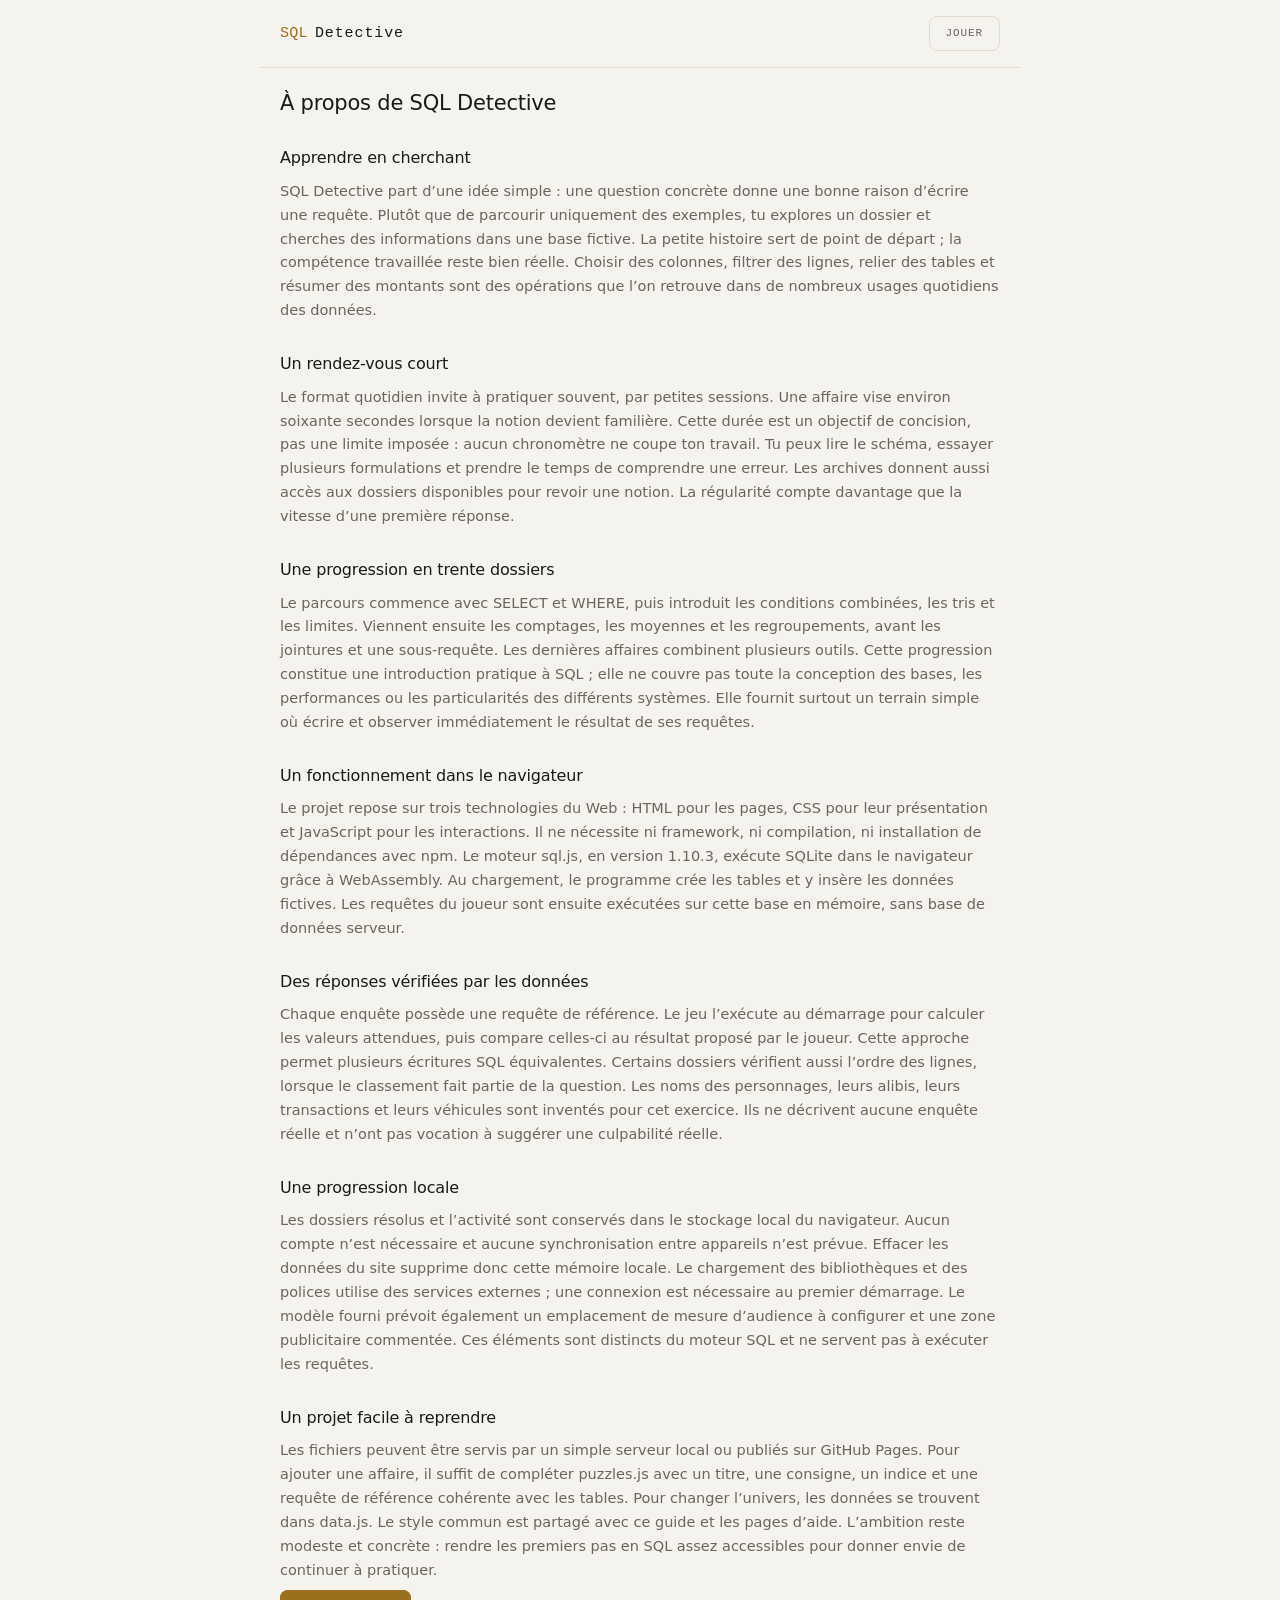
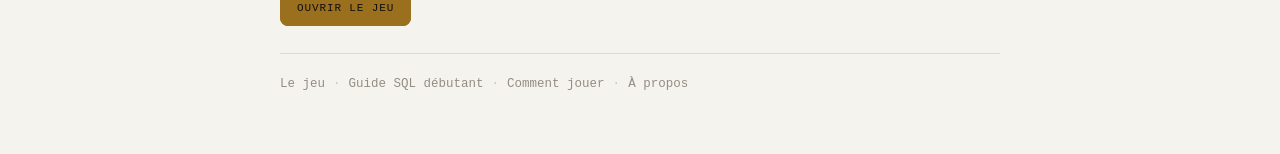
<file: a-propos.html>
<!DOCTYPE html>
<html lang="fr">
<head>
<meta charset="utf-8">
<meta name="viewport" content="width=device-width,initial-scale=1">
<title>À propos de SQL Detective — SQL Detective</title>
<meta name="description" content="À propos de SQL Detective : comprendre et pratiquer SQL avec les enquêtes de SQL Detective.">
<link rel="stylesheet" href="style.css">
</head>
<body>
<header class="topbar"><a class="brand" href="index.html"><span class="mark">SQL</span><span class="brandname">Detective</span></a><a class="btn ghost" href="index.html">Jouer</a></header>
<main class="wrap"><article class="content"><h1 class="case-title">À propos de SQL Detective</h1>
<h2>Apprendre en cherchant</h2>
<p>SQL Detective part d’une idée simple : une question concrète donne une bonne raison d’écrire une requête. Plutôt que de parcourir uniquement des exemples, tu explores un dossier et cherches des informations dans une base fictive. La petite histoire sert de point de départ ; la compétence travaillée reste bien réelle. Choisir des colonnes, filtrer des lignes, relier des tables et résumer des montants sont des opérations que l’on retrouve dans de nombreux usages quotidiens des données.</p>
<h2>Un rendez-vous court</h2>
<p>Le format quotidien invite à pratiquer souvent, par petites sessions. Une affaire vise environ soixante secondes lorsque la notion devient familière. Cette durée est un objectif de concision, pas une limite imposée : aucun chronomètre ne coupe ton travail. Tu peux lire le schéma, essayer plusieurs formulations et prendre le temps de comprendre une erreur. Les archives donnent aussi accès aux dossiers disponibles pour revoir une notion. La régularité compte davantage que la vitesse d’une première réponse.</p>
<h2>Une progression en trente dossiers</h2>
<p>Le parcours commence avec SELECT et WHERE, puis introduit les conditions combinées, les tris et les limites. Viennent ensuite les comptages, les moyennes et les regroupements, avant les jointures et une sous-requête. Les dernières affaires combinent plusieurs outils. Cette progression constitue une introduction pratique à SQL ; elle ne couvre pas toute la conception des bases, les performances ou les particularités des différents systèmes. Elle fournit surtout un terrain simple où écrire et observer immédiatement le résultat de ses requêtes.</p>
<h2>Un fonctionnement dans le navigateur</h2>
<p>Le projet repose sur trois technologies du Web : HTML pour les pages, CSS pour leur présentation et JavaScript pour les interactions. Il ne nécessite ni framework, ni compilation, ni installation de dépendances avec npm. Le moteur sql.js, en version 1.10.3, exécute SQLite dans le navigateur grâce à WebAssembly. Au chargement, le programme crée les tables et y insère les données fictives. Les requêtes du joueur sont ensuite exécutées sur cette base en mémoire, sans base de données serveur.</p>
<h2>Des réponses vérifiées par les données</h2>
<p>Chaque enquête possède une requête de référence. Le jeu l’exécute au démarrage pour calculer les valeurs attendues, puis compare celles-ci au résultat proposé par le joueur. Cette approche permet plusieurs écritures SQL équivalentes. Certains dossiers vérifient aussi l’ordre des lignes, lorsque le classement fait partie de la question. Les noms des personnages, leurs alibis, leurs transactions et leurs véhicules sont inventés pour cet exercice. Ils ne décrivent aucune enquête réelle et n’ont pas vocation à suggérer une culpabilité réelle.</p>
<h2>Une progression locale</h2>
<p>Les dossiers résolus et l’activité sont conservés dans le stockage local du navigateur. Aucun compte n’est nécessaire et aucune synchronisation entre appareils n’est prévue. Effacer les données du site supprime donc cette mémoire locale. Le chargement des bibliothèques et des polices utilise des services externes ; une connexion est nécessaire au premier démarrage. Le modèle fourni prévoit également un emplacement de mesure d’audience à configurer et une zone publicitaire commentée. Ces éléments sont distincts du moteur SQL et ne servent pas à exécuter les requêtes.</p>
<h2>Un projet facile à reprendre</h2>
<p>Les fichiers peuvent être servis par un simple serveur local ou publiés sur GitHub Pages. Pour ajouter une affaire, il suffit de compléter puzzles.js avec un titre, une consigne, un indice et une requête de référence cohérente avec les tables. Pour changer l’univers, les données se trouvent dans data.js. Le style commun est partagé avec ce guide et les pages d’aide. L’ambition reste modeste et concrète : rendre les premiers pas en SQL assez accessibles pour donner envie de continuer à pratiquer.</p>
<p><a class="btn" href="index.html">Ouvrir le jeu</a></p></article>
<footer class="foot"><a href="index.html">Le jeu</a><span class="sep">·</span><a href="guide-debutant-sql.html">Guide SQL débutant</a><span class="sep">·</span><a href="comment-jouer.html">Comment jouer</a><span class="sep">·</span><a href="a-propos.html">À propos</a></footer></main>
</body>
</html>
</file>
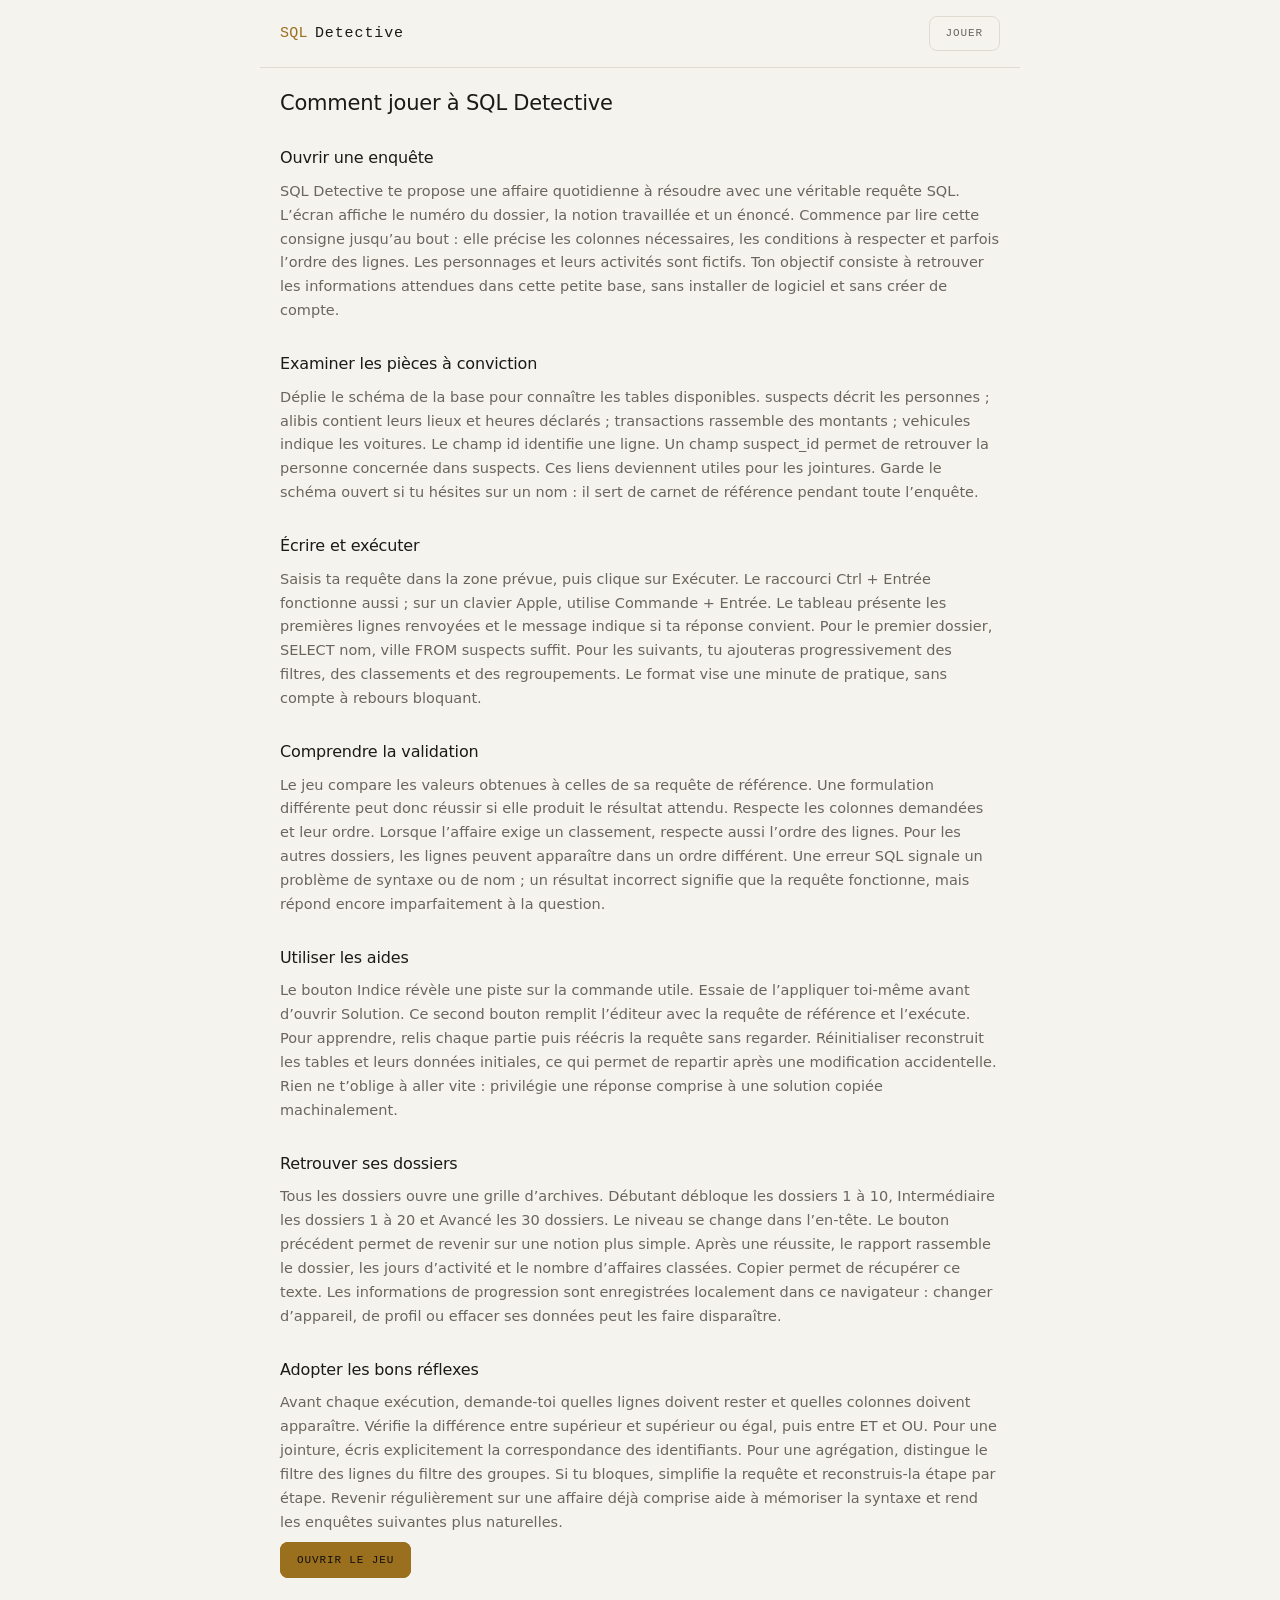
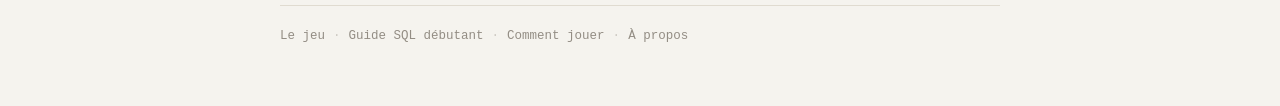
<file: comment-jouer.html>
<!DOCTYPE html>
<html lang="fr">
<head>
<meta charset="utf-8">
<meta name="viewport" content="width=device-width,initial-scale=1">
<title>Comment jouer à SQL Detective — SQL Detective</title>
<meta name="description" content="Comment jouer à SQL Detective : comprendre et pratiquer SQL avec les enquêtes de SQL Detective.">
<link rel="stylesheet" href="style.css">
</head>
<body>
<header class="topbar"><a class="brand" href="index.html"><span class="mark">SQL</span><span class="brandname">Detective</span></a><a class="btn ghost" href="index.html">Jouer</a></header>
<main class="wrap"><article class="content"><h1 class="case-title">Comment jouer à SQL Detective</h1>
<h2>Ouvrir une enquête</h2>
<p>SQL Detective te propose une affaire quotidienne à résoudre avec une véritable requête SQL. L’écran affiche le numéro du dossier, la notion travaillée et un énoncé. Commence par lire cette consigne jusqu’au bout : elle précise les colonnes nécessaires, les conditions à respecter et parfois l’ordre des lignes. Les personnages et leurs activités sont fictifs. Ton objectif consiste à retrouver les informations attendues dans cette petite base, sans installer de logiciel et sans créer de compte.</p>
<h2>Examiner les pièces à conviction</h2>
<p>Déplie le schéma de la base pour connaître les tables disponibles. suspects décrit les personnes ; alibis contient leurs lieux et heures déclarés ; transactions rassemble des montants ; vehicules indique les voitures. Le champ id identifie une ligne. Un champ suspect_id permet de retrouver la personne concernée dans suspects. Ces liens deviennent utiles pour les jointures. Garde le schéma ouvert si tu hésites sur un nom : il sert de carnet de référence pendant toute l’enquête.</p>
<h2>Écrire et exécuter</h2>
<p>Saisis ta requête dans la zone prévue, puis clique sur Exécuter. Le raccourci Ctrl + Entrée fonctionne aussi ; sur un clavier Apple, utilise Commande + Entrée. Le tableau présente les premières lignes renvoyées et le message indique si ta réponse convient. Pour le premier dossier, SELECT nom, ville FROM suspects suffit. Pour les suivants, tu ajouteras progressivement des filtres, des classements et des regroupements. Le format vise une minute de pratique, sans compte à rebours bloquant.</p>
<h2>Comprendre la validation</h2>
<p>Le jeu compare les valeurs obtenues à celles de sa requête de référence. Une formulation différente peut donc réussir si elle produit le résultat attendu. Respecte les colonnes demandées et leur ordre. Lorsque l’affaire exige un classement, respecte aussi l’ordre des lignes. Pour les autres dossiers, les lignes peuvent apparaître dans un ordre différent. Une erreur SQL signale un problème de syntaxe ou de nom ; un résultat incorrect signifie que la requête fonctionne, mais répond encore imparfaitement à la question.</p>
<h2>Utiliser les aides</h2>
<p>Le bouton Indice révèle une piste sur la commande utile. Essaie de l’appliquer toi-même avant d’ouvrir Solution. Ce second bouton remplit l’éditeur avec la requête de référence et l’exécute. Pour apprendre, relis chaque partie puis réécris la requête sans regarder. Réinitialiser reconstruit les tables et leurs données initiales, ce qui permet de repartir après une modification accidentelle. Rien ne t’oblige à aller vite : privilégie une réponse comprise à une solution copiée machinalement.</p>
<h2>Retrouver ses dossiers</h2>
<p>Tous les dossiers ouvre une grille d’archives. Débutant débloque les dossiers 1 à 10, Intermédiaire les dossiers 1 à 20 et Avancé les 30 dossiers. Le niveau se change dans l’en-tête. Le bouton précédent permet de revenir sur une notion plus simple. Après une réussite, le rapport rassemble le dossier, les jours d’activité et le nombre d’affaires classées. Copier permet de récupérer ce texte. Les informations de progression sont enregistrées localement dans ce navigateur : changer d’appareil, de profil ou effacer ses données peut les faire disparaître.</p>
<h2>Adopter les bons réflexes</h2>
<p>Avant chaque exécution, demande-toi quelles lignes doivent rester et quelles colonnes doivent apparaître. Vérifie la différence entre supérieur et supérieur ou égal, puis entre ET et OU. Pour une jointure, écris explicitement la correspondance des identifiants. Pour une agrégation, distingue le filtre des lignes du filtre des groupes. Si tu bloques, simplifie la requête et reconstruis-la étape par étape. Revenir régulièrement sur une affaire déjà comprise aide à mémoriser la syntaxe et rend les enquêtes suivantes plus naturelles.</p>
<p><a class="btn" href="index.html">Ouvrir le jeu</a></p></article>
<footer class="foot"><a href="index.html">Le jeu</a><span class="sep">·</span><a href="guide-debutant-sql.html">Guide SQL débutant</a><span class="sep">·</span><a href="comment-jouer.html">Comment jouer</a><span class="sep">·</span><a href="a-propos.html">À propos</a></footer></main>
</body>
</html>
</file>
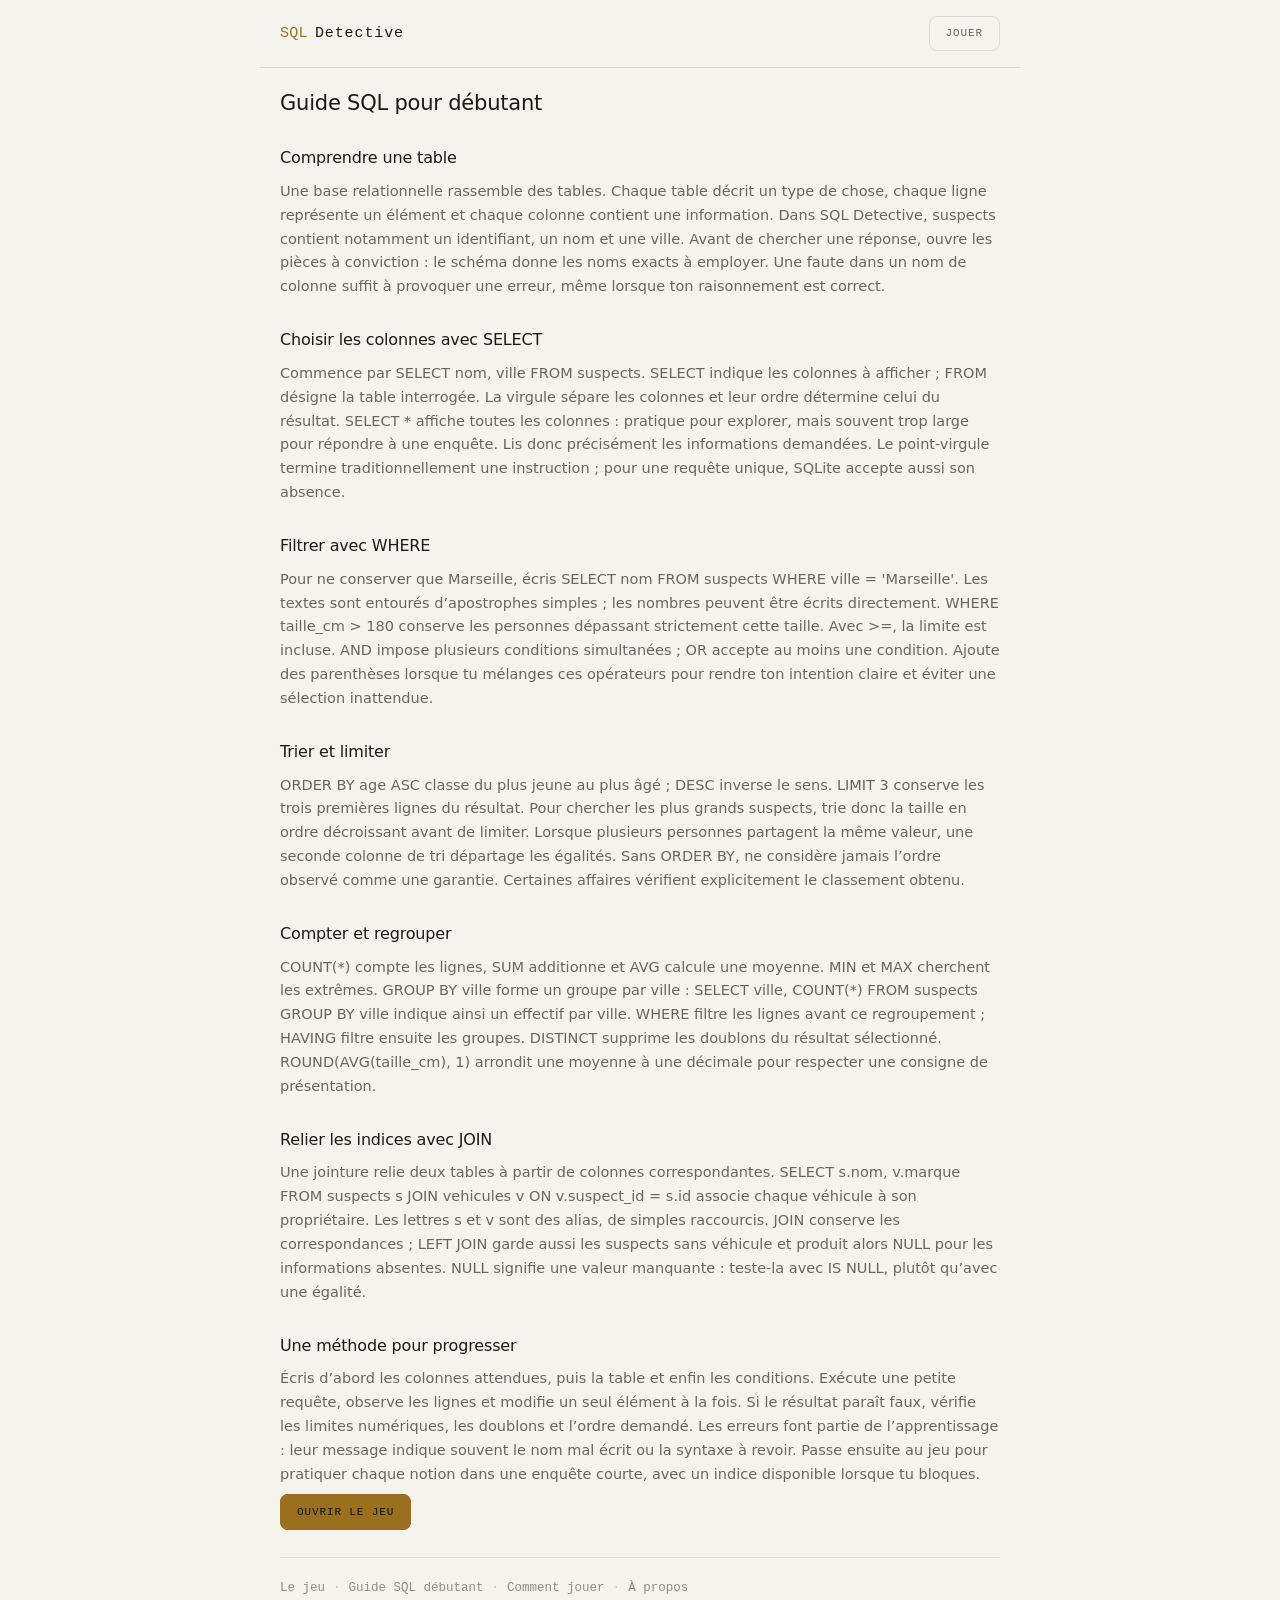
<file: guide-debutant-sql.html>
<!DOCTYPE html>
<html lang="fr">
<head>
<meta charset="utf-8">
<meta name="viewport" content="width=device-width,initial-scale=1">
<title>Guide SQL pour débutant — SQL Detective</title>
<meta name="description" content="Guide SQL pour débutant : comprendre et pratiquer SQL avec les enquêtes de SQL Detective.">
<link rel="stylesheet" href="style.css">
</head>
<body>
<header class="topbar"><a class="brand" href="index.html"><span class="mark">SQL</span><span class="brandname">Detective</span></a><a class="btn ghost" href="index.html">Jouer</a></header>
<main class="wrap"><article class="content"><h1 class="case-title">Guide SQL pour débutant</h1>
<h2>Comprendre une table</h2>
<p>Une base relationnelle rassemble des tables. Chaque table décrit un type de chose, chaque ligne représente un élément et chaque colonne contient une information. Dans SQL Detective, suspects contient notamment un identifiant, un nom et une ville. Avant de chercher une réponse, ouvre les pièces à conviction : le schéma donne les noms exacts à employer. Une faute dans un nom de colonne suffit à provoquer une erreur, même lorsque ton raisonnement est correct.</p>
<h2>Choisir les colonnes avec SELECT</h2>
<p>Commence par SELECT nom, ville FROM suspects. SELECT indique les colonnes à afficher ; FROM désigne la table interrogée. La virgule sépare les colonnes et leur ordre détermine celui du résultat. SELECT * affiche toutes les colonnes : pratique pour explorer, mais souvent trop large pour répondre à une enquête. Lis donc précisément les informations demandées. Le point-virgule termine traditionnellement une instruction ; pour une requête unique, SQLite accepte aussi son absence.</p>
<h2>Filtrer avec WHERE</h2>
<p>Pour ne conserver que Marseille, écris SELECT nom FROM suspects WHERE ville = 'Marseille'. Les textes sont entourés d’apostrophes simples ; les nombres peuvent être écrits directement. WHERE taille_cm > 180 conserve les personnes dépassant strictement cette taille. Avec >=, la limite est incluse. AND impose plusieurs conditions simultanées ; OR accepte au moins une condition. Ajoute des parenthèses lorsque tu mélanges ces opérateurs pour rendre ton intention claire et éviter une sélection inattendue.</p>
<h2>Trier et limiter</h2>
<p>ORDER BY age ASC classe du plus jeune au plus âgé ; DESC inverse le sens. LIMIT 3 conserve les trois premières lignes du résultat. Pour chercher les plus grands suspects, trie donc la taille en ordre décroissant avant de limiter. Lorsque plusieurs personnes partagent la même valeur, une seconde colonne de tri départage les égalités. Sans ORDER BY, ne considère jamais l’ordre observé comme une garantie. Certaines affaires vérifient explicitement le classement obtenu.</p>
<h2>Compter et regrouper</h2>
<p>COUNT(*) compte les lignes, SUM additionne et AVG calcule une moyenne. MIN et MAX cherchent les extrêmes. GROUP BY ville forme un groupe par ville : SELECT ville, COUNT(*) FROM suspects GROUP BY ville indique ainsi un effectif par ville. WHERE filtre les lignes avant ce regroupement ; HAVING filtre ensuite les groupes. DISTINCT supprime les doublons du résultat sélectionné. ROUND(AVG(taille_cm), 1) arrondit une moyenne à une décimale pour respecter une consigne de présentation.</p>
<h2>Relier les indices avec JOIN</h2>
<p>Une jointure relie deux tables à partir de colonnes correspondantes. SELECT s.nom, v.marque FROM suspects s JOIN vehicules v ON v.suspect_id = s.id associe chaque véhicule à son propriétaire. Les lettres s et v sont des alias, de simples raccourcis. JOIN conserve les correspondances ; LEFT JOIN garde aussi les suspects sans véhicule et produit alors NULL pour les informations absentes. NULL signifie une valeur manquante : teste-la avec IS NULL, plutôt qu’avec une égalité.</p>
<h2>Une méthode pour progresser</h2>
<p>Écris d’abord les colonnes attendues, puis la table et enfin les conditions. Exécute une petite requête, observe les lignes et modifie un seul élément à la fois. Si le résultat paraît faux, vérifie les limites numériques, les doublons et l’ordre demandé. Les erreurs font partie de l’apprentissage : leur message indique souvent le nom mal écrit ou la syntaxe à revoir. Passe ensuite au jeu pour pratiquer chaque notion dans une enquête courte, avec un indice disponible lorsque tu bloques.</p>
<p><a class="btn" href="index.html">Ouvrir le jeu</a></p></article>
<footer class="foot"><a href="index.html">Le jeu</a><span class="sep">·</span><a href="guide-debutant-sql.html">Guide SQL débutant</a><span class="sep">·</span><a href="comment-jouer.html">Comment jouer</a><span class="sep">·</span><a href="a-propos.html">À propos</a></footer></main>
</body>
</html>
</file>
<file: style.css>
:root{
  --bg:#0d0f12; --surface:#14171c; --surface2:#1a1e24;
  --line:#252b33; --line-soft:#1b2027;
  --fg:#e9e6df; --fg-dim:#98a0aa; --fg-faint:#666d78;
  --accent:#d9a441; --ok:#5fa876; --ko:#c9705f;
  --sans:'Inter',system-ui,-apple-system,sans-serif;
  --mono:'JetBrains Mono',ui-monospace,Menlo,Consolas,monospace;
}
@media (prefers-color-scheme: light){
  :root{
    --bg:#f5f3ee; --surface:#fffdf8; --surface2:#f0ede6;
    --line:#e0dbd0; --line-soft:#eae5db;
    --fg:#1a1a17; --fg-dim:#6a655e; --fg-faint:#938d84;
    --accent:#9a6f1e; --ok:#3f7d52; --ko:#b04f3f;
  }
}
*{box-sizing:border-box}
dialog{color:var(--fg);background:var(--surface);border:1px solid var(--line);border-radius:14px;padding:24px;max-width:540px;width:calc(100% - 32px)}
dialog::backdrop{background:rgba(0,0,0,.7)}
.welcome[open]{display:grid;place-items:center;position:fixed;inset:0;width:100%;max-width:none;height:100%;max-height:100%;margin:0;border:0;border-radius:0;background:var(--bg);overflow:auto}
.welcome-card{width:100%;max-width:480px;margin:auto;padding:12px 0}
.welcome h1{font-size:28px;line-height:1.25;margin:20px 0 12px}
dialog p{color:var(--fg-dim);font-size:14px}
dialog label,dialog legend{font-size:14px}
dialog input[type=text],dialog input:not([type]),dialog select{display:block;width:100%;margin:8px 0 16px;padding:11px;border:1px solid var(--line);border-radius:8px;background:var(--surface2);color:var(--fg);font:inherit}
dialog select{font-size:14px}
.avatar{display:inline-grid;place-items:center;position:relative;flex-shrink:0;width:36px;height:36px;border-radius:50%;overflow:hidden;background:var(--surface2);color:var(--accent);font:500 13px var(--mono);border:1px solid var(--line)}
.avatar img{position:absolute;inset:0;width:100%;height:100%;object-fit:cover;background:var(--surface2)}
.avatar-large{width:88px;height:88px;font-size:28px}
.avatar-picker{display:flex;align-items:center;gap:22px;margin:18px 0}
.avatar-picker>div{flex:1;min-width:0}
.avatar-picker .btn{display:inline-block;margin:4px 0;line-height:1.5;font-size:10px}
#avatarStatus,.avatar-status{font-size:12px;color:var(--fg-dim)}
#avatarStatus:empty,.avatar-status:empty{display:none}
.avatar-status{max-width:760px;margin:8px auto;padding:0 20px}
button.avatar{padding:0;cursor:pointer}
.level-options{padding:0;border:0;margin:24px 0 16px}
.level-options legend{margin-bottom:10px;color:var(--fg-dim)}
.level-options label{display:flex;align-items:center;gap:12px;padding:12px;border:1px solid var(--line);border-radius:9px;margin-bottom:8px;cursor:pointer}
.level-options label:has(input:checked){border-color:var(--accent);background:var(--surface2)}
.level-options input{accent-color:var(--accent);flex-shrink:0}
.level-options b{display:block;font-weight:500}
.level-options small{display:block;color:var(--fg-dim);font-size:12px;line-height:1.5;margin-top:3px}
.identity{display:flex;align-items:center;gap:18px;flex-wrap:wrap}
.player{display:flex;align-items:center;gap:8px;min-width:0}
.player{flex-wrap:wrap}
.photo-button{font-size:9px;padding:8px;letter-spacing:.02em}
#playerName{max-width:160px;overflow-wrap:anywhere;font-size:12px}
.topbar{flex-wrap:wrap}
.topbar .meta{align-items:center;flex-wrap:wrap}
.level-button{font-size:9px;padding:9px;letter-spacing:.02em}
:focus-visible{outline:2px solid var(--accent);outline-offset:3px}
html{-webkit-text-size-adjust:100%}
body{margin:0;background:var(--bg);color:var(--fg);font:400 15px/1.65 var(--sans);-webkit-font-smoothing:antialiased}
a{color:inherit;text-decoration:none}
.lbl{font:500 10px/1 var(--mono);letter-spacing:.14em;text-transform:uppercase;color:var(--fg-faint)}

.topbar{display:flex;align-items:center;justify-content:space-between;gap:16px;padding:16px 20px;border-bottom:1px solid var(--line);max-width:760px;margin:0 auto}
.brand{display:flex;align-items:baseline;gap:7px;font:500 15px/1 var(--mono);letter-spacing:.02em}
.mark{color:var(--accent)}
.brandname{letter-spacing:.06em}
.meta{display:flex;gap:22px}
.meta-item{display:flex;flex-direction:column;gap:5px;align-items:flex-end}
.meta-item .val{font:500 13px/1 var(--mono);color:var(--fg)}

.wrap{max-width:760px;margin:0 auto;padding:22px 20px 60px}
section{margin-bottom:22px}

.case{position:relative;background:var(--surface);border:1px solid var(--line);border-radius:14px;padding:22px}
.stamp{position:absolute;top:16px;right:16px;transform:rotate(5deg);border:1.5px solid var(--accent);color:var(--accent);opacity:.7;font:500 9px/1 var(--mono);letter-spacing:.18em;text-transform:uppercase;padding:4px 7px;border-radius:3px}
.case-head{display:flex;align-items:center;gap:10px;margin-bottom:14px}
.tag{font:500 10px/1 var(--mono);letter-spacing:.14em;text-transform:uppercase;color:var(--accent);border:1px solid var(--accent);border-radius:20px;padding:4px 9px;opacity:.85}
.case-id{font:400 11px/1 var(--mono);color:var(--fg-faint)}
.case-title{margin:0 0 10px;font:500 21px/1.3 var(--sans);letter-spacing:-.01em}
.case-brief{margin:0;color:var(--fg-dim);font-size:14.5px}
.case-brief b{color:var(--fg);font-weight:500}

.evidence{margin-top:18px;border-top:1px dashed var(--line);padding-top:14px}
.evidence summary{cursor:pointer;font:500 10px/1 var(--mono);letter-spacing:.12em;text-transform:uppercase;color:var(--fg-faint);list-style:none}
.evidence summary::-webkit-details-marker{display:none}
.evidence summary::before{content:'+ ';color:var(--accent)}
.evidence[open] summary::before{content:'− '}
.schema{margin-top:12px;background:var(--surface2);border-radius:9px;padding:14px;font:400 12px/1.9 var(--mono);color:var(--fg-dim);overflow-x:auto;white-space:pre}
.schema .t{color:var(--fg);font-weight:500}
.schema .k{color:var(--accent)}

.console{background:var(--surface);border:1px solid var(--line);border-radius:14px;padding:18px}
.console-bar{display:flex;justify-content:space-between;align-items:center;margin-bottom:10px}
.hint-key{font:400 10.5px/1 var(--mono);color:var(--fg-faint)}
textarea{width:100%;min-height:78px;resize:vertical;display:block;background:var(--bg);color:var(--fg);border:1px solid var(--line);border-radius:9px;padding:13px;font:400 13px/1.6 var(--mono);outline:none}
textarea:focus{border-color:var(--accent)}
textarea::placeholder{color:var(--fg-faint)}

.actions{display:flex;flex-wrap:wrap;gap:8px;margin-top:12px}
.btn{font:500 11px/1 var(--mono);letter-spacing:.08em;text-transform:uppercase;background:var(--accent);color:#12100b;border:1px solid var(--accent);border-radius:8px;padding:11px 16px;cursor:pointer}
.btn:hover{filter:brightness(1.08)}
.btn:disabled{opacity:.4;cursor:default;filter:none}
.btn.ghost{background:transparent;color:var(--fg-dim);border-color:var(--line)}
.btn.ghost:hover{color:var(--fg);border-color:var(--fg-faint)}

.hint{display:none;margin:12px 0 0;font:400 12.5px/1.6 var(--mono);color:var(--fg-dim)}
.hint.on{display:block}
.hint::before{content:'› ';color:var(--accent)}

.feedback{display:none;margin-top:14px;padding:12px 14px;border-radius:9px;font-size:13.5px}
.feedback.ok{display:block;background:rgba(95,168,118,.12);border-left:2px solid var(--ok)}
.feedback.ko{display:block;background:rgba(201,112,95,.10);border-left:2px solid var(--ko)}
.feedback code{font:400 12px/1 var(--mono);background:var(--surface2);padding:2px 5px;border-radius:4px}

.table-scroll{overflow-x:auto}
.grid{display:none;width:100%;border-collapse:collapse;margin-top:14px;font:400 12px/1 var(--mono)}
.grid.on{display:table}
.grid th{text-align:left;padding:7px 11px;color:var(--fg-faint);font-weight:500;border-bottom:1px solid var(--line);letter-spacing:.04em}
.grid td{padding:6px 11px;border-bottom:1px solid var(--line-soft);white-space:nowrap}

.report{display:none;background:var(--surface);border:1px solid var(--line);border-radius:14px;padding:18px}
.report.on{display:block}
.report-card{margin:12px 0 0;background:var(--surface2);border:1px dashed var(--line);border-radius:9px;padding:16px;white-space:pre-wrap;font:400 12.5px/1.8 var(--mono);color:var(--fg)}

.nav{display:flex;gap:8px;flex-wrap:wrap}
.archive{display:none;grid-template-columns:repeat(auto-fill,minmax(52px,1fr));gap:8px}
.archive.on{display:grid}
.chip{aspect-ratio:1;display:grid;place-items:center;cursor:pointer;background:var(--surface);border:1px solid var(--line);border-radius:9px;font:500 12px/1 var(--mono);color:var(--fg-dim)}
.chip:hover{border-color:var(--fg-faint);color:var(--fg)}
.chip.done{background:var(--ok);border-color:var(--ok);color:#0d0f12}
.chip.locked{opacity:.32;cursor:default}
.chip.current{border-color:var(--accent);color:var(--accent)}

.ad{margin:26px 0}
.content h2{font:500 16px/1.4 var(--sans);margin:30px 0 10px;letter-spacing:-.01em}
.content p{color:var(--fg-dim);font-size:14.5px;margin:0 0 12px}
.content code{font:400 12.5px/1 var(--mono);background:var(--surface2);padding:2px 6px;border-radius:4px;color:var(--fg)}
.content details{border-top:1px solid var(--line-soft);padding:13px 0}
.content summary{cursor:pointer;font-size:14.5px;font-weight:500;list-style:none}
.content summary::-webkit-details-marker{display:none}
.content summary::before{content:'+ ';color:var(--accent);font-family:var(--mono)}
.content details[open] summary::before{content:'− '}
.content details p{margin:10px 0 0;font-size:14px}

.foot{display:flex;flex-wrap:wrap;gap:8px;align-items:center;border-top:1px solid var(--line);padding-top:20px;margin-top:34px;font:400 12.5px/1.6 var(--mono);color:var(--fg-faint)}
.foot a:hover{color:var(--accent)}
.sep{opacity:.4}

@media (max-width:520px){
  .stamp{display:none}
  .case-title{font-size:19px}
  .meta{gap:16px}
}
</file>
